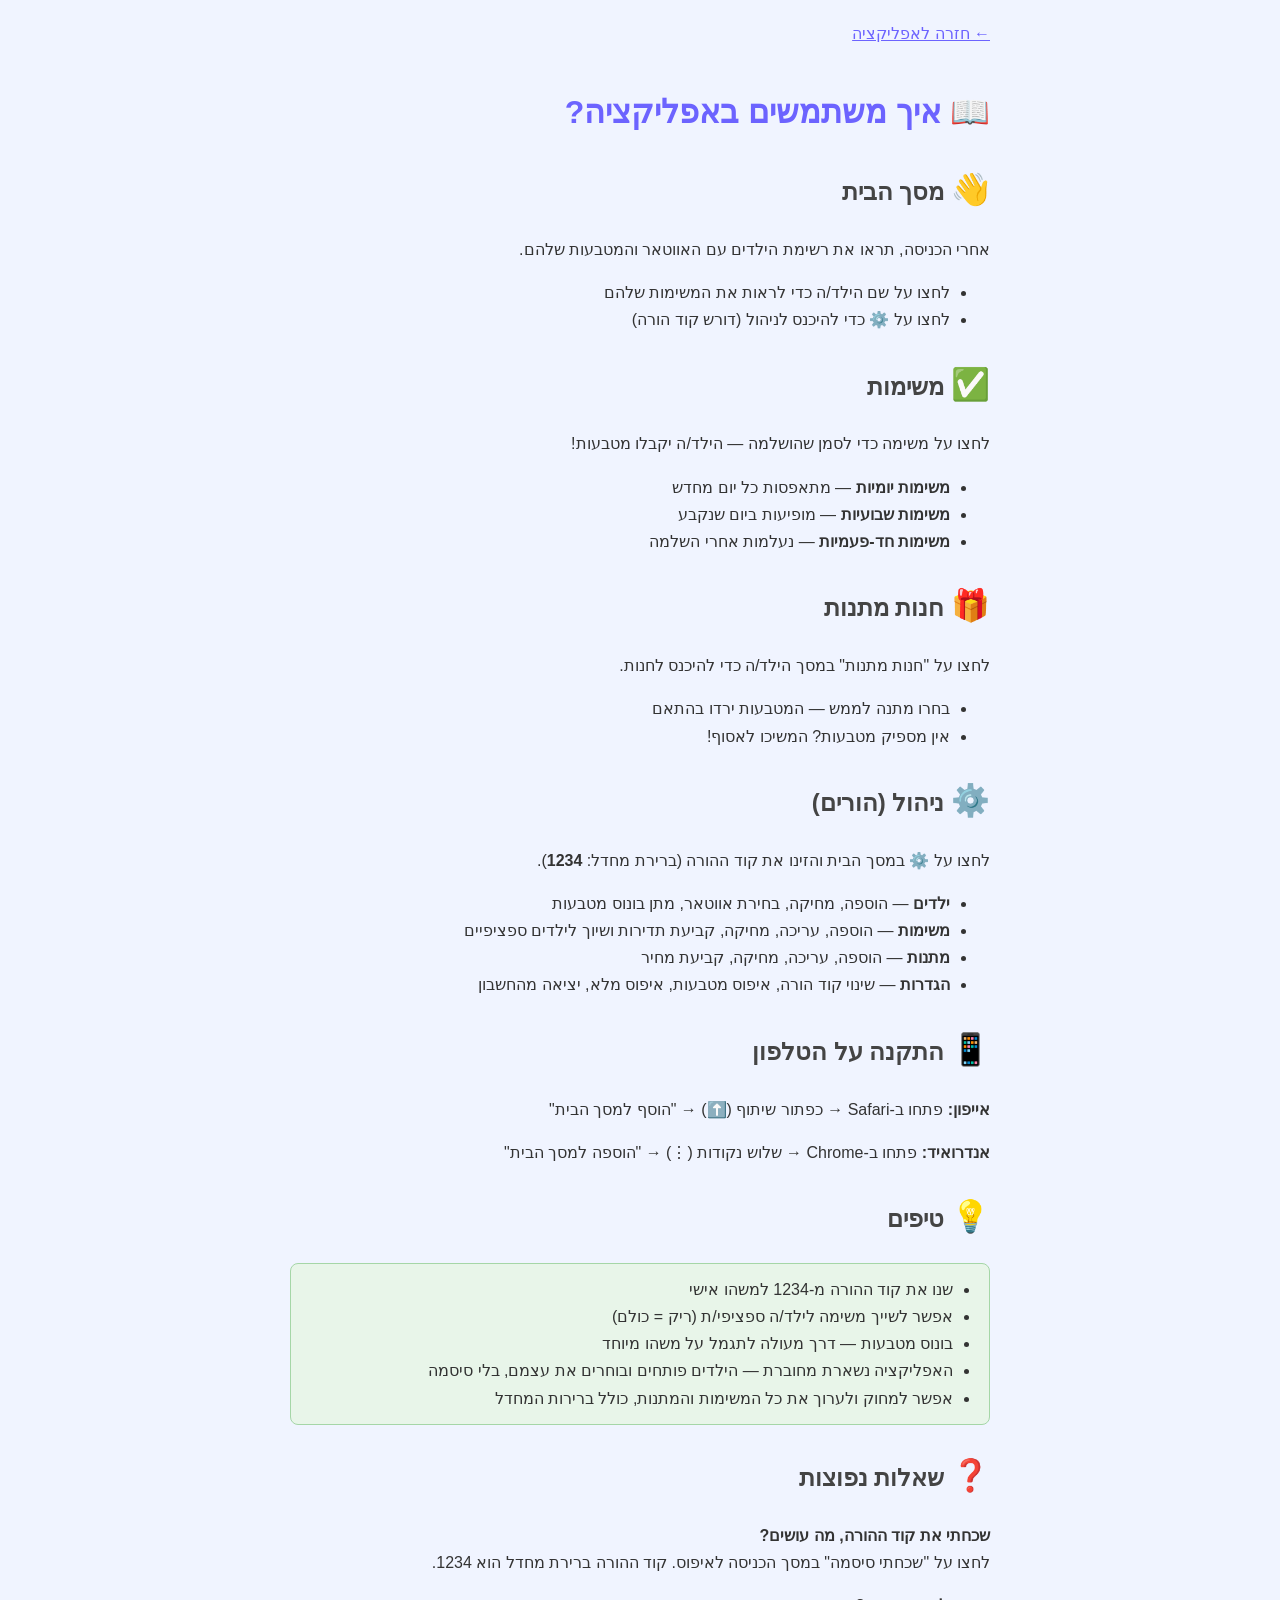
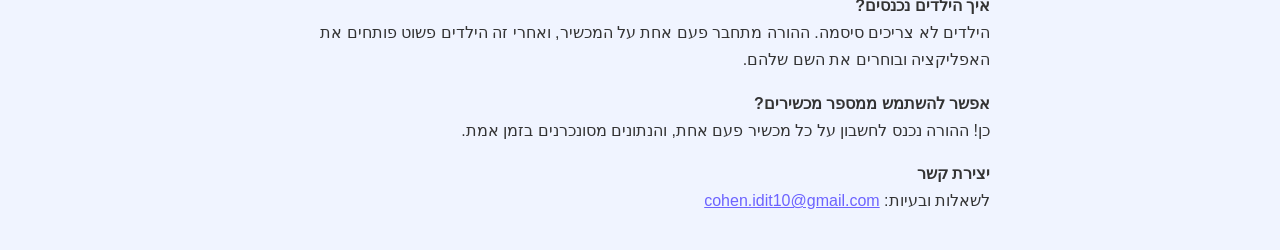
<file: help.html>
<!DOCTYPE html>
<html lang="he" dir="rtl">
<head>
  <meta charset="UTF-8">
  <meta name="viewport" content="width=device-width, initial-scale=1.0">
  <title>עזרה — מעקב משימות</title>
  <style>
    body { font-family: -apple-system, BlinkMacSystemFont, 'Segoe UI', sans-serif; max-width: 700px; margin: 0 auto; padding: 20px; line-height: 1.7; color: #333; background: #F0F4FF; }
    h1 { color: #6C63FF; }
    h2 { color: #444; margin-top: 24px; }
    a { color: #6C63FF; }
    .back-link { display: inline-block; margin-bottom: 16px; }
    .tip { background: #E8F5E9; border: 1px solid #A5D6A7; border-radius: 8px; padding: 12px 16px; margin: 12px 0; }
    .emoji-title { font-size: 1.3em; }
  </style>
</head>
<body>
  <a href="index.html" class="back-link">&larr; חזרה לאפליקציה</a>
  <h1>📖 איך משתמשים באפליקציה?</h1>

  <h2><span class="emoji-title">👋</span> מסך הבית</h2>
  <p>אחרי הכניסה, תראו את רשימת הילדים עם האווטאר והמטבעות שלהם.</p>
  <ul>
    <li>לחצו על שם הילד/ה כדי לראות את המשימות שלהם</li>
    <li>לחצו על ⚙️ כדי להיכנס לניהול (דורש קוד הורה)</li>
  </ul>

  <h2><span class="emoji-title">✅</span> משימות</h2>
  <p>לחצו על משימה כדי לסמן שהושלמה — הילד/ה יקבלו מטבעות!</p>
  <ul>
    <li><strong>משימות יומיות</strong> — מתאפסות כל יום מחדש</li>
    <li><strong>משימות שבועיות</strong> — מופיעות ביום שנקבע</li>
    <li><strong>משימות חד-פעמיות</strong> — נעלמות אחרי השלמה</li>
  </ul>

  <h2><span class="emoji-title">🎁</span> חנות מתנות</h2>
  <p>לחצו על "חנות מתנות" במסך הילד/ה כדי להיכנס לחנות.</p>
  <ul>
    <li>בחרו מתנה לממש — המטבעות ירדו בהתאם</li>
    <li>אין מספיק מטבעות? המשיכו לאסוף!</li>
  </ul>

  <h2><span class="emoji-title">⚙️</span> ניהול (הורים)</h2>
  <p>לחצו על ⚙️ במסך הבית והזינו את קוד ההורה (ברירת מחדל: <strong>1234</strong>).</p>
  <ul>
    <li><strong>ילדים</strong> — הוספה, מחיקה, בחירת אווטאר, מתן בונוס מטבעות</li>
    <li><strong>משימות</strong> — הוספה, עריכה, מחיקה, קביעת תדירות ושיוך לילדים ספציפיים</li>
    <li><strong>מתנות</strong> — הוספה, עריכה, מחיקה, קביעת מחיר</li>
    <li><strong>הגדרות</strong> — שינוי קוד הורה, איפוס מטבעות, איפוס מלא, יציאה מהחשבון</li>
  </ul>

  <h2><span class="emoji-title">📱</span> התקנה על הטלפון</h2>
  <p><strong>אייפון:</strong> פתחו ב-Safari &rarr; כפתור שיתוף (⬆️) &rarr; "הוסף למסך הבית"</p>
  <p><strong>אנדרואיד:</strong> פתחו ב-Chrome &rarr; שלוש נקודות (⋮) &rarr; "הוספה למסך הבית"</p>

  <h2><span class="emoji-title">💡</span> טיפים</h2>
  <div class="tip">
    <ul style="margin: 0; padding-right: 20px;">
      <li>שנו את קוד ההורה מ-1234 למשהו אישי</li>
      <li>אפשר לשייך משימה לילד/ה ספציפי/ת (ריק = כולם)</li>
      <li>בונוס מטבעות — דרך מעולה לתגמל על משהו מיוחד</li>
      <li>האפליקציה נשארת מחוברת — הילדים פותחים ובוחרים את עצמם, בלי סיסמה</li>
      <li>אפשר למחוק ולערוך את כל המשימות והמתנות, כולל ברירות המחדל</li>
    </ul>
  </div>

  <h2><span class="emoji-title">❓</span> שאלות נפוצות</h2>
  <p><strong>שכחתי את קוד ההורה, מה עושים?</strong><br>
  לחצו על "שכחתי סיסמה" במסך הכניסה לאיפוס. קוד ההורה ברירת מחדל הוא 1234.</p>

  <p><strong>איך הילדים נכנסים?</strong><br>
  הילדים לא צריכים סיסמה. ההורה מתחבר פעם אחת על המכשיר, ואחרי זה הילדים פשוט פותחים את האפליקציה ובוחרים את השם שלהם.</p>

  <p><strong>אפשר להשתמש ממספר מכשירים?</strong><br>
  כן! ההורה נכנס לחשבון על כל מכשיר פעם אחת, והנתונים מסונכרנים בזמן אמת.</p>

  <p><strong>יצירת קשר</strong><br>
  לשאלות ובעיות: <a href="mailto:cohen.idit10@gmail.com">cohen.idit10@gmail.com</a></p>
</body>
</html>
</file>
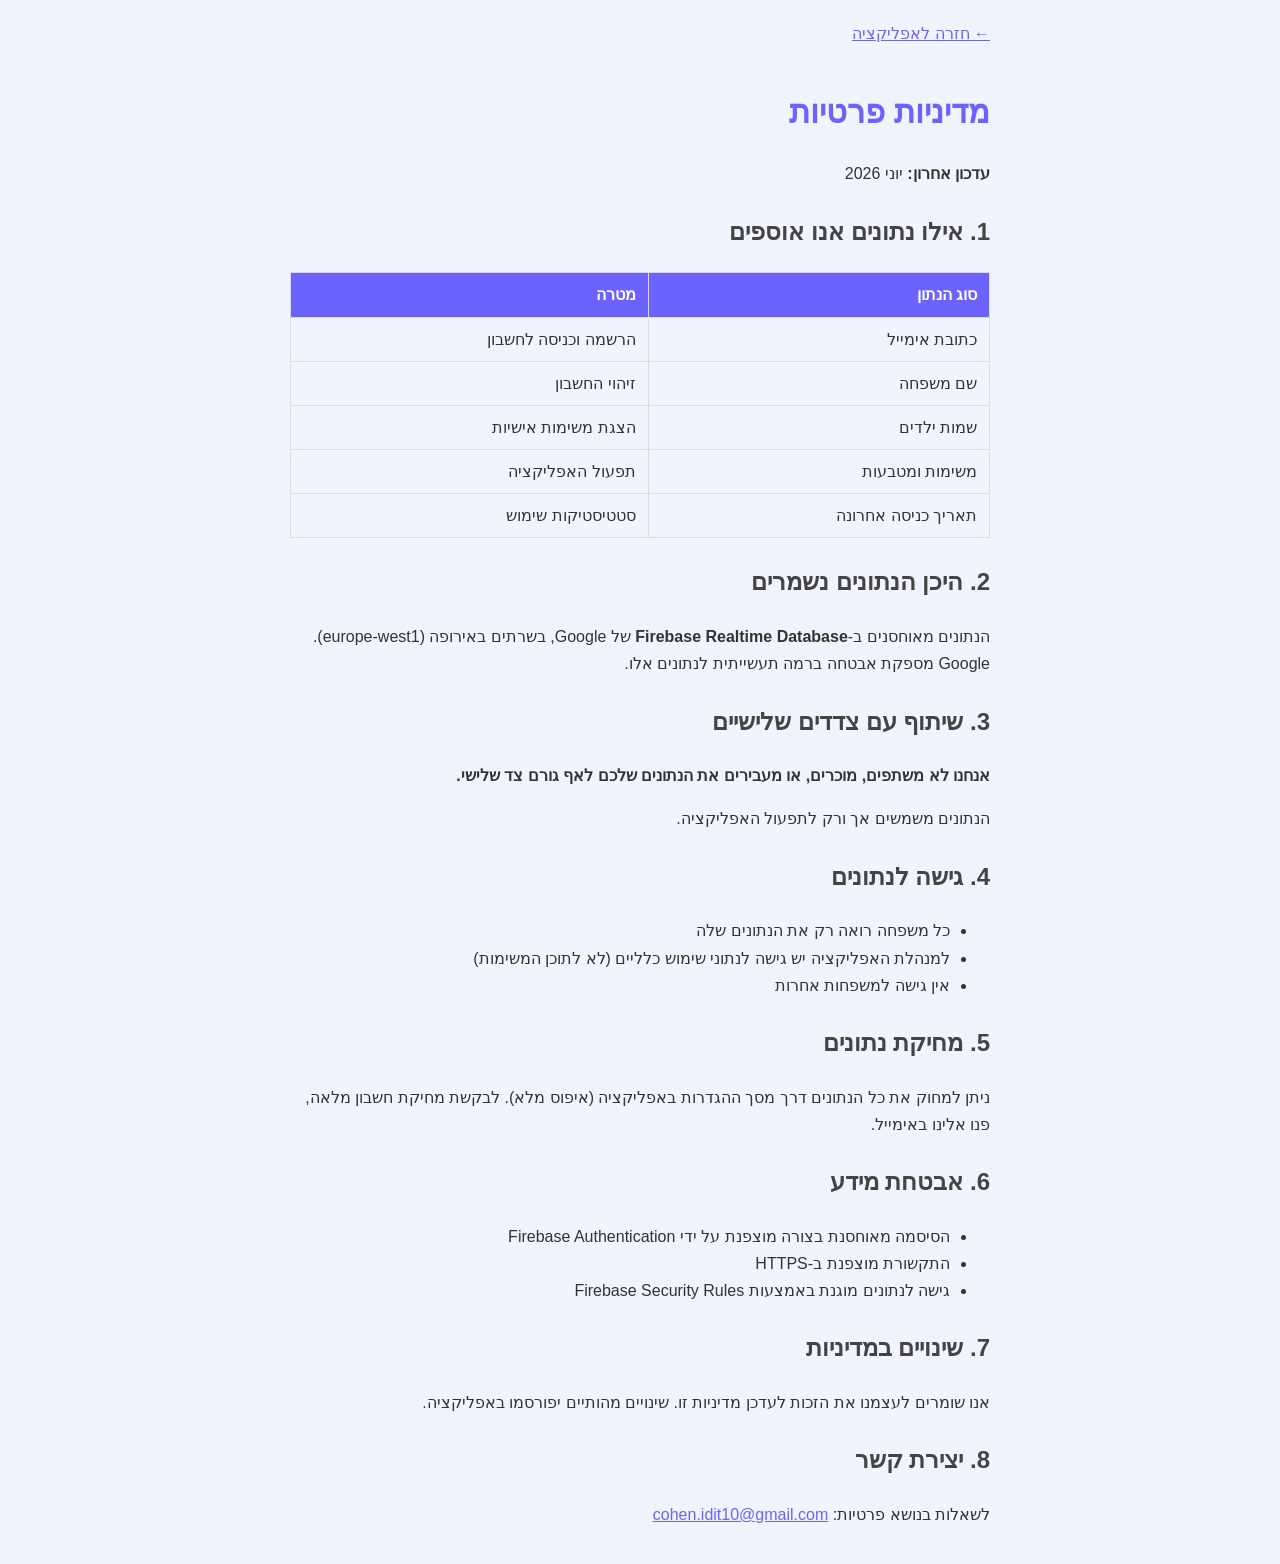
<file: privacy.html>
<!DOCTYPE html>
<html lang="he" dir="rtl">
<head>
  <meta charset="UTF-8">
  <meta name="viewport" content="width=device-width, initial-scale=1.0">
  <title>מדיניות פרטיות — מעקב משימות</title>
  <style>
    body { font-family: -apple-system, BlinkMacSystemFont, 'Segoe UI', sans-serif; max-width: 700px; margin: 0 auto; padding: 20px; line-height: 1.7; color: #333; background: #F0F4FF; }
    h1 { color: #6C63FF; }
    h2 { color: #444; margin-top: 24px; }
    a { color: #6C63FF; }
    .back-link { display: inline-block; margin-bottom: 16px; }
    table { width: 100%; border-collapse: collapse; margin: 12px 0; }
    th, td { border: 1px solid #ddd; padding: 8px 12px; text-align: right; }
    th { background: #6C63FF; color: white; }
  </style>
</head>
<body>
  <a href="index.html" class="back-link">← חזרה לאפליקציה</a>
  <h1>מדיניות פרטיות</h1>
  <p><strong>עדכון אחרון:</strong> יוני 2026</p>

  <h2>1. אילו נתונים אנו אוספים</h2>
  <table>
    <tr><th>סוג הנתון</th><th>מטרה</th></tr>
    <tr><td>כתובת אימייל</td><td>הרשמה וכניסה לחשבון</td></tr>
    <tr><td>שם משפחה</td><td>זיהוי החשבון</td></tr>
    <tr><td>שמות ילדים</td><td>הצגת משימות אישיות</td></tr>
    <tr><td>משימות ומטבעות</td><td>תפעול האפליקציה</td></tr>
    <tr><td>תאריך כניסה אחרונה</td><td>סטטיסטיקות שימוש</td></tr>
  </table>

  <h2>2. היכן הנתונים נשמרים</h2>
  <p>הנתונים מאוחסנים ב-<strong>Firebase Realtime Database</strong> של Google, בשרתים באירופה (europe-west1). Google מספקת אבטחה ברמה תעשייתית לנתונים אלו.</p>

  <h2>3. שיתוף עם צדדים שלישיים</h2>
  <p><strong>אנחנו לא משתפים, מוכרים, או מעבירים את הנתונים שלכם לאף גורם צד שלישי.</strong></p>
  <p>הנתונים משמשים אך ורק לתפעול האפליקציה.</p>

  <h2>4. גישה לנתונים</h2>
  <ul>
    <li>כל משפחה רואה רק את הנתונים שלה</li>
    <li>למנהלת האפליקציה יש גישה לנתוני שימוש כלליים (לא לתוכן המשימות)</li>
    <li>אין גישה למשפחות אחרות</li>
  </ul>

  <h2>5. מחיקת נתונים</h2>
  <p>ניתן למחוק את כל הנתונים דרך מסך ההגדרות באפליקציה (איפוס מלא). לבקשת מחיקת חשבון מלאה, פנו אלינו באימייל.</p>

  <h2>6. אבטחת מידע</h2>
  <ul>
    <li>הסיסמה מאוחסנת בצורה מוצפנת על ידי Firebase Authentication</li>
    <li>התקשורת מוצפנת ב-HTTPS</li>
    <li>גישה לנתונים מוגנת באמצעות Firebase Security Rules</li>
  </ul>

  <h2>7. שינויים במדיניות</h2>
  <p>אנו שומרים לעצמנו את הזכות לעדכן מדיניות זו. שינויים מהותיים יפורסמו באפליקציה.</p>

  <h2>8. יצירת קשר</h2>
  <p>לשאלות בנושא פרטיות: <a href="mailto:cohen.idit10@gmail.com">cohen.idit10@gmail.com</a></p>
</body>
</html>
</file>
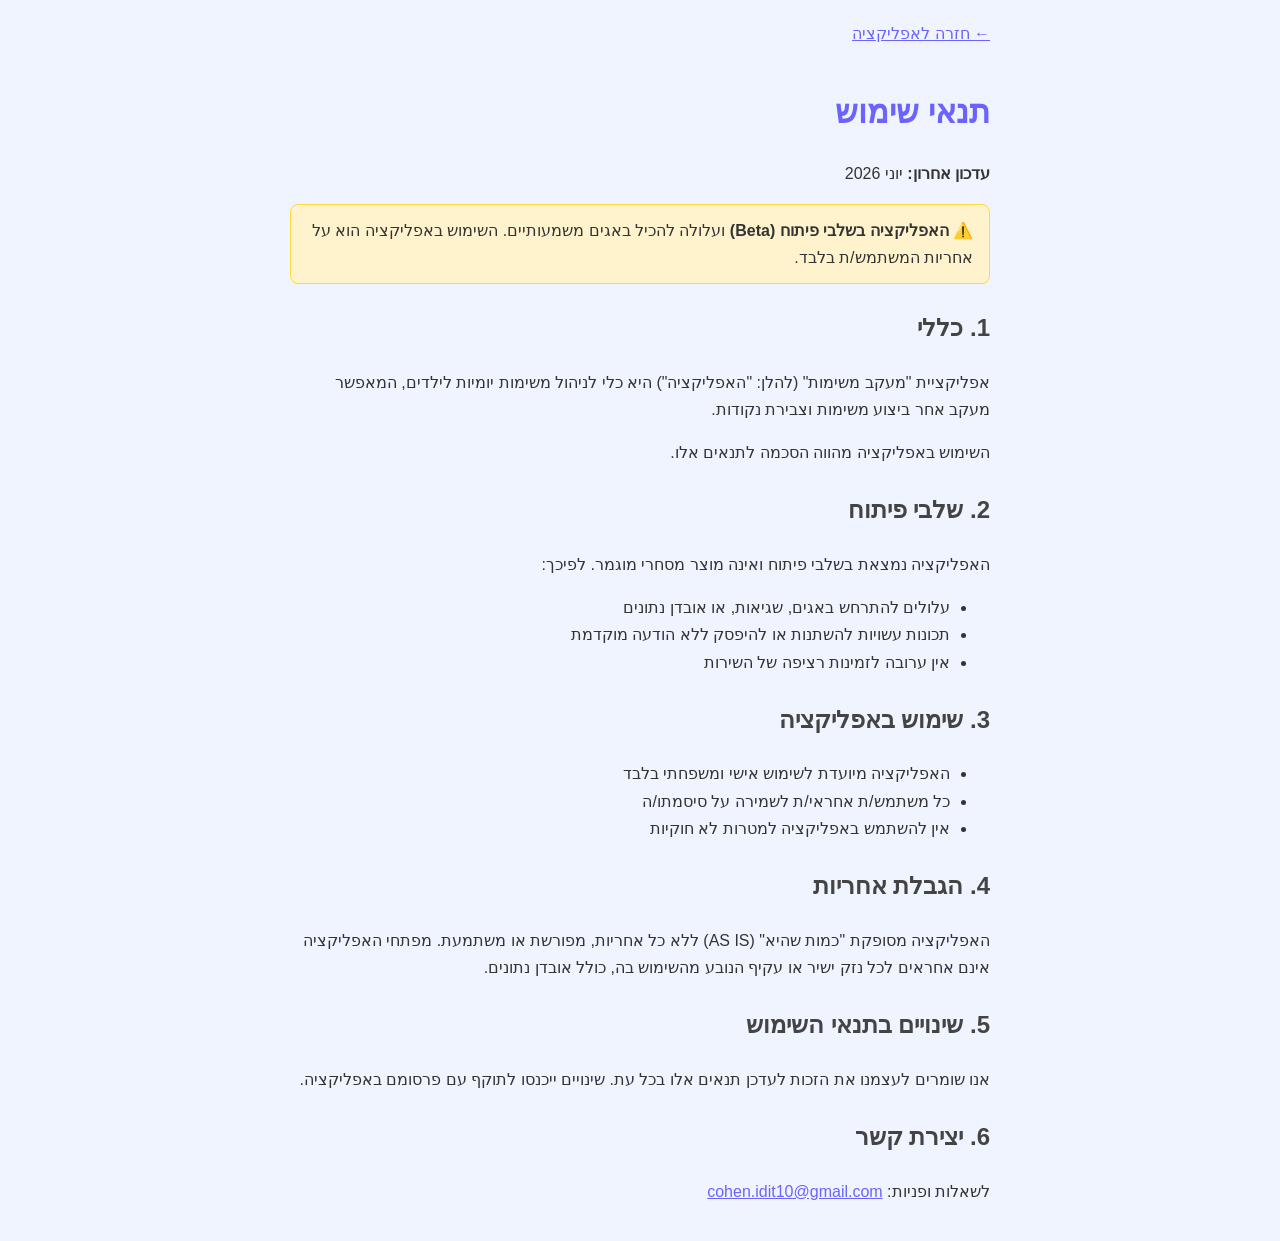
<file: terms.html>
<!DOCTYPE html>
<html lang="he" dir="rtl">
<head>
  <meta charset="UTF-8">
  <meta name="viewport" content="width=device-width, initial-scale=1.0">
  <title>תנאי שימוש — מעקב משימות</title>
  <style>
    body { font-family: -apple-system, BlinkMacSystemFont, 'Segoe UI', sans-serif; max-width: 700px; margin: 0 auto; padding: 20px; line-height: 1.7; color: #333; background: #F0F4FF; }
    h1 { color: #6C63FF; }
    h2 { color: #444; margin-top: 24px; }
    .warning { background: #FFF3CD; border: 1px solid #FFD93D; border-radius: 8px; padding: 12px 16px; margin: 16px 0; }
    a { color: #6C63FF; }
    .back-link { display: inline-block; margin-bottom: 16px; }
  </style>
</head>
<body>
  <a href="index.html" class="back-link">← חזרה לאפליקציה</a>
  <h1>תנאי שימוש</h1>
  <p><strong>עדכון אחרון:</strong> יוני 2026</p>

  <div class="warning">
    ⚠️ <strong>האפליקציה בשלבי פיתוח (Beta)</strong> ועלולה להכיל באגים משמעותיים.
    השימוש באפליקציה הוא על אחריות המשתמש/ת בלבד.
  </div>

  <h2>1. כללי</h2>
  <p>אפליקציית "מעקב משימות" (להלן: "האפליקציה") היא כלי לניהול משימות יומיות לילדים, המאפשר מעקב אחר ביצוע משימות וצבירת נקודות.</p>
  <p>השימוש באפליקציה מהווה הסכמה לתנאים אלו.</p>

  <h2>2. שלבי פיתוח</h2>
  <p>האפליקציה נמצאת בשלבי פיתוח ואינה מוצר מסחרי מוגמר. לפיכך:</p>
  <ul>
    <li>עלולים להתרחש באגים, שגיאות, או אובדן נתונים</li>
    <li>תכונות עשויות להשתנות או להיפסק ללא הודעה מוקדמת</li>
    <li>אין ערובה לזמינות רציפה של השירות</li>
  </ul>

  <h2>3. שימוש באפליקציה</h2>
  <ul>
    <li>האפליקציה מיועדת לשימוש אישי ומשפחתי בלבד</li>
    <li>כל משתמש/ת אחראי/ת לשמירה על סיסמתו/ה</li>
    <li>אין להשתמש באפליקציה למטרות לא חוקיות</li>
  </ul>

  <h2>4. הגבלת אחריות</h2>
  <p>האפליקציה מסופקת "כמות שהיא" (AS IS) ללא כל אחריות, מפורשת או משתמעת. מפתחי האפליקציה אינם אחראים לכל נזק ישיר או עקיף הנובע מהשימוש בה, כולל אובדן נתונים.</p>

  <h2>5. שינויים בתנאי השימוש</h2>
  <p>אנו שומרים לעצמנו את הזכות לעדכן תנאים אלו בכל עת. שינויים ייכנסו לתוקף עם פרסומם באפליקציה.</p>

  <h2>6. יצירת קשר</h2>
  <p>לשאלות ופניות: <a href="mailto:cohen.idit10@gmail.com">cohen.idit10@gmail.com</a></p>
</body>
</html>
</file>
